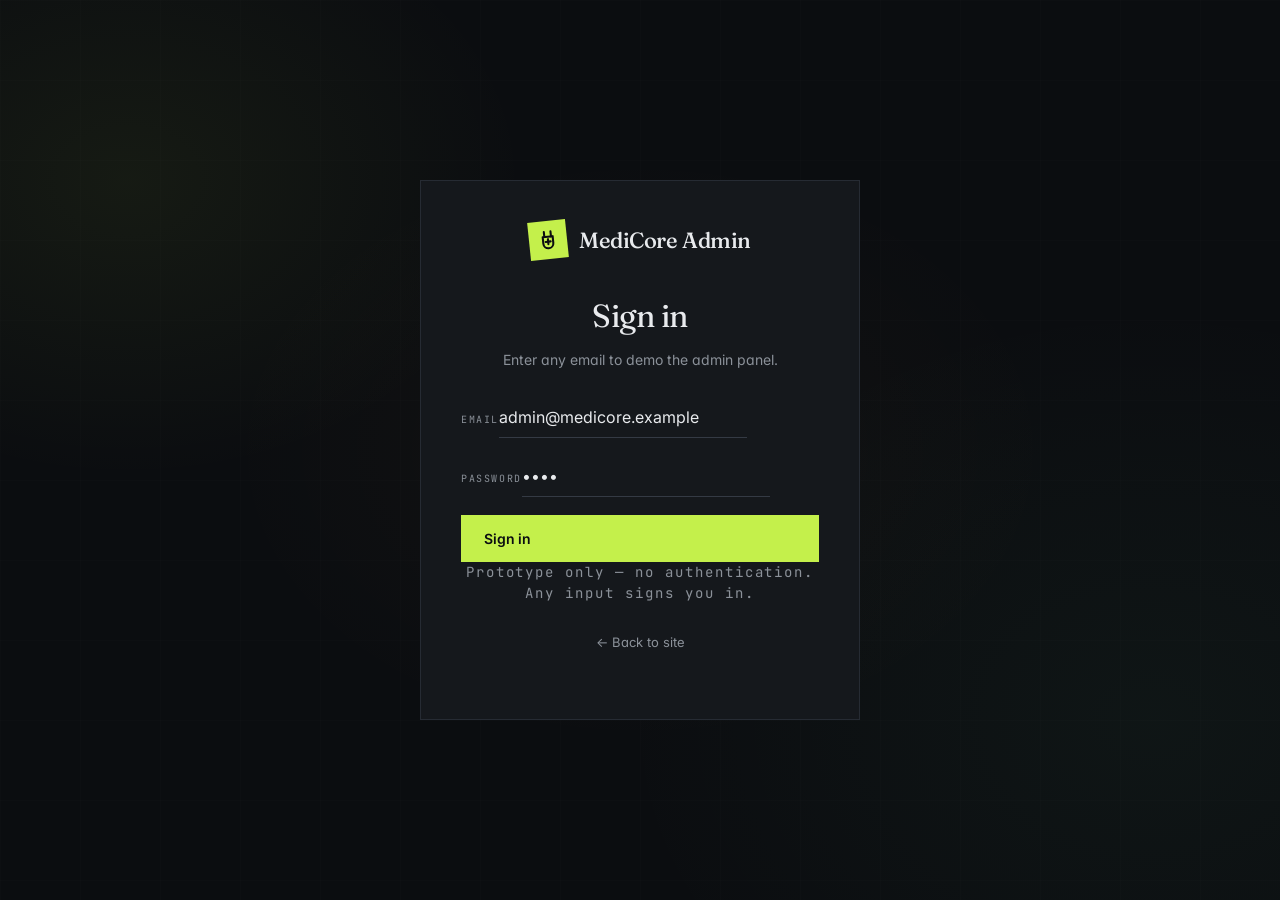
<file: admin.html>
<!doctype html>
<html lang="en" dir="ltr">
<head>
<meta charset="utf-8" />
<meta name="viewport" content="width=device-width,initial-scale=1" />
<title>Admin · MediCore</title>
<link href="https://fonts.googleapis.com/css2?family=Fraunces:ital,opsz,wght@0,9..144,400;0,9..144,500;1,9..144,400&family=Inter:wght@400;500;600;700&family=JetBrains+Mono:wght@400;600&family=Cairo:wght@400;500;600;700&display=swap" rel="stylesheet">
<link rel="stylesheet" href="styles.css">
</head>
<body>
<div class="bg-mesh"></div>

<!-- ========================================== LOGIN -->
<div id="loginScreen" class="login-shell" style="display:none;">
  <div class="login-card">
    <a href="#" class="logo">
      <span class="mark">
        <svg viewBox="0 0 24 24" fill="none" stroke="currentColor" stroke-width="2.5" stroke-linecap="round" stroke-linejoin="round"><path d="M8 2v6"/><path d="M16 2v6"/><path d="M6 8h12v8a6 6 0 0 1-12 0z"/><path d="M9 14h6"/><path d="M12 11v6"/></svg>
      </span>
      <span>MediCore Admin</span>
    </a>
    <h1>Sign in</h1>
    <p>Enter any email to demo the admin panel.</p>
    <form id="loginForm" class="form" style="border:0; padding:0;">
      <div><label>Email</label><input type="email" name="email" value="admin@medicore.example" required></div>
      <div><label>Password</label><input type="password" name="password" value="demo" required></div>
      <button type="submit" class="btn btn-primary" style="width:100%;">Sign in</button>
    </form>
    <p class="login-hint">Prototype only — no authentication. Any input signs you in.</p>
    <p style="text-align:center;margin-top:14px"><a href="index.html" style="color:var(--primary-dark);font-size:13px;">← Back to site</a></p>
  </div>
</div>

<!-- ========================================== ADMIN APP -->
<div id="adminApp" class="admin-shell" style="display:none;">
  <aside class="admin-sidebar" id="sidebar">
    <a href="#dashboard" class="logo">
      <span class="mark">
        <svg viewBox="0 0 24 24" fill="none" stroke="currentColor" stroke-width="2.5" stroke-linecap="round" stroke-linejoin="round"><path d="M8 2v6"/><path d="M16 2v6"/><path d="M6 8h12v8a6 6 0 0 1-12 0z"/><path d="M9 14h6"/><path d="M12 11v6"/></svg>
      </span>
      <span>MediCore</span>
    </a>
    <nav class="sidebar-nav" id="sidebarNav">
      <a href="#dashboard" data-route="dashboard"><svg viewBox="0 0 24 24" fill="none" stroke="currentColor" stroke-width="2" stroke-linecap="round" stroke-linejoin="round"><rect x="3" y="3" width="7" height="9"/><rect x="14" y="3" width="7" height="5"/><rect x="14" y="12" width="7" height="9"/><rect x="3" y="16" width="7" height="5"/></svg> <span data-i18n="dashboard">Dashboard</span></a>
      <a href="#products" data-route="products"><svg viewBox="0 0 24 24" fill="none" stroke="currentColor" stroke-width="2" stroke-linecap="round" stroke-linejoin="round"><path d="M21 16V8a2 2 0 0 0-1-1.73l-7-4a2 2 0 0 0-2 0l-7 4A2 2 0 0 0 3 8v8a2 2 0 0 0 1 1.73l7 4a2 2 0 0 0 2 0l7-4A2 2 0 0 0 21 16z"/><polyline points="3.27 6.96 12 12.01 20.73 6.96"/><line x1="12" y1="22.08" x2="12" y2="12"/></svg> <span data-i18n="manage_products">Products</span></a>
      <a href="#categories" data-route="categories"><svg viewBox="0 0 24 24" fill="none" stroke="currentColor" stroke-width="2" stroke-linecap="round" stroke-linejoin="round"><path d="M22 19a2 2 0 0 1-2 2H4a2 2 0 0 1-2-2V5a2 2 0 0 1 2-2h5l2 3h9a2 2 0 0 1 2 2z"/></svg> <span data-i18n="manage_categories">Categories</span></a>
      <a href="#services" data-route="services"><svg viewBox="0 0 24 24" fill="none" stroke="currentColor" stroke-width="2" stroke-linecap="round" stroke-linejoin="round"><circle cx="12" cy="12" r="3"/><path d="M19.4 15a1.65 1.65 0 0 0 .33 1.82l.06.06a2 2 0 1 1-2.83 2.83l-.06-.06a1.65 1.65 0 0 0-1.82-.33 1.65 1.65 0 0 0-1 1.51V21a2 2 0 0 1-4 0v-.09A1.65 1.65 0 0 0 9 19.4a1.65 1.65 0 0 0-1.82.33l-.06.06a2 2 0 1 1-2.83-2.83l.06-.06a1.65 1.65 0 0 0 .33-1.82 1.65 1.65 0 0 0-1.51-1H3a2 2 0 0 1 0-4h.09A1.65 1.65 0 0 0 4.6 9a1.65 1.65 0 0 0-.33-1.82l-.06-.06a2 2 0 1 1 2.83-2.83l.06.06a1.65 1.65 0 0 0 1.82.33H9a1.65 1.65 0 0 0 1-1.51V3a2 2 0 0 1 4 0v.09a1.65 1.65 0 0 0 1 1.51 1.65 1.65 0 0 0 1.82-.33l.06-.06a2 2 0 1 1 2.83 2.83l-.06.06a1.65 1.65 0 0 0-.33 1.82V9a1.65 1.65 0 0 0 1.51 1H21a2 2 0 0 1 0 4h-.09a1.65 1.65 0 0 0-1.51 1z"/></svg> <span data-i18n="manage_services">Services</span></a>
      <a href="#clients" data-route="clients"><svg viewBox="0 0 24 24" fill="none" stroke="currentColor" stroke-width="2" stroke-linecap="round" stroke-linejoin="round"><path d="M17 21v-2a4 4 0 0 0-4-4H5a4 4 0 0 0-4 4v2"/><circle cx="9" cy="7" r="4"/><path d="M23 21v-2a4 4 0 0 0-3-3.87"/><path d="M16 3.13a4 4 0 0 1 0 7.75"/></svg> <span data-i18n="manage_clients">Clients</span></a>
      <a href="#users" data-route="users"><svg viewBox="0 0 24 24" fill="none" stroke="currentColor" stroke-width="2" stroke-linecap="round" stroke-linejoin="round"><path d="M20 21v-2a4 4 0 0 0-4-4H8a4 4 0 0 0-4 4v2"/><circle cx="12" cy="7" r="4"/></svg> <span data-i18n="manage_users">Users</span></a>
      <div class="sidebar-divider"></div>
      <a href="#homepage" data-route="homepage"><svg viewBox="0 0 24 24" fill="none" stroke="currentColor" stroke-width="2" stroke-linecap="round" stroke-linejoin="round"><path d="M3 9l9-7 9 7v11a2 2 0 0 1-2 2H5a2 2 0 0 1-2-2z"/><polyline points="9 22 9 12 15 12 15 22"/></svg> <span data-i18n="manage_homepage">Homepage</span></a>
      <a href="#company" data-route="company"><svg viewBox="0 0 24 24" fill="none" stroke="currentColor" stroke-width="2" stroke-linecap="round" stroke-linejoin="round"><path d="M3 21h18"/><path d="M5 21V7l8-4v18"/><path d="M19 21V11l-6-4"/></svg> <span data-i18n="manage_company">Company</span></a>
      <a href="#messages" data-route="messages"><svg viewBox="0 0 24 24" fill="none" stroke="currentColor" stroke-width="2" stroke-linecap="round" stroke-linejoin="round"><path d="M21 15a2 2 0 0 1-2 2H7l-4 4V5a2 2 0 0 1 2-2h14a2 2 0 0 1 2 2z"/></svg> <span data-i18n="view_messages">Messages</span></a>
    </nav>
    <div style="margin-top:auto; padding-top: 24px;" class="sidebar-foot">
      <a href="index.html" style="display:flex; align-items:center; gap:8px; color:#94a3b8; padding: 10px 14px;">
        <svg width="16" height="16" viewBox="0 0 24 24" fill="none" stroke="currentColor" stroke-width="2" stroke-linecap="round" stroke-linejoin="round"><line x1="19" y1="12" x2="5" y2="12"/><polyline points="12 19 5 12 12 5"/></svg>
        <span data-i18n="back_to_site">Back to site</span>
      </a>
      <button class="btn btn-ghost btn-sm" id="resetBtn" style="width:100%; justify-content:flex-start; color:#fca5a5; margin-top:6px;" data-i18n="reset_data">Reset to seed</button>
      <button class="btn btn-ghost btn-sm" id="logoutBtn" style="width:100%; justify-content:flex-start; color:#cbd5e1; margin-top:6px;">Sign out</button>
    </div>
  </aside>

  <main class="admin-main">
    <div class="admin-topbar">
      <div>
        <button class="admin-toggle" id="adminToggle" aria-label="Menu">
          <svg viewBox="0 0 24 24" fill="none" stroke="currentColor" stroke-width="2" stroke-linecap="round" stroke-linejoin="round"><line x1="4" y1="6" x2="20" y2="6"/><line x1="4" y1="12" x2="20" y2="12"/><line x1="4" y1="18" x2="20" y2="18"/></svg>
        </button>
        <h1 id="pageTitle">Dashboard</h1>
        <p id="pageSubtitle">Overview of your content</p>
      </div>
      <div style="display:flex; gap:8px;">
        <button class="lang-btn" id="adminLangBtn">العربية</button>
      </div>
    </div>
    <div id="adminView"></div>
  </main>
</div>

<!-- Modal -->
<div class="modal-backdrop" id="modal">
  <div class="modal">
    <div class="modal-head">
      <h3 id="modalTitle">Edit</h3>
      <button class="modal-close" id="modalClose">&times;</button>
    </div>
    <div class="modal-body" id="modalBody"></div>
    <div class="modal-foot">
      <button class="btn btn-ghost" id="modalCancel" data-i18n="cancel">Cancel</button>
      <button class="btn btn-primary" id="modalSave" data-i18n="save">Save</button>
    </div>
  </div>
</div>

<div class="toast" id="toast"></div>

<script src="data.js"></script>
<script>
/* ============================================================
   Admin app — CRUD over localStorage
   ============================================================ */

let db = DB.load();
const SESSION_KEY = 'medequip_session_v1';

function $(s, r=document) { return r.querySelector(s); }
function $$(s, r=document) { return [...r.querySelectorAll(s)]; }
function tr(k) { return I18N.t(k); }
function L(o,f) { return o[f+'_'+I18N.current] ?? o[f+'_en'] ?? ''; }
function esc(s) { return String(s ?? '').replace(/[&<>"']/g, c => ({'&':'&amp;','<':'&lt;','>':'&gt;','"':'&quot;',"'":'&#39;'}[c])); }

function toast(msg, type='') {
  const el = $('#toast');
  el.className = 'toast show ' + type;
  el.textContent = msg;
  setTimeout(() => el.classList.remove('show'), 2800);
}

// ---------- Auth (mock)
function isLoggedIn() { return localStorage.getItem(SESSION_KEY) === '1'; }
function login() { localStorage.setItem(SESSION_KEY, '1'); }
function logout() { localStorage.removeItem(SESSION_KEY); }

function showLogin() {
  $('#loginScreen').style.display = 'grid';
  $('#adminApp').style.display = 'none';
}
function showApp() {
  $('#loginScreen').style.display = 'none';
  $('#adminApp').style.display = 'grid';
  applyI18n();
  render();
}

$('#loginForm').addEventListener('submit', e => {
  e.preventDefault();
  login();
  showApp();
});
$('#logoutBtn').addEventListener('click', () => { logout(); showLogin(); });
$('#resetBtn').addEventListener('click', () => {
  if (confirm('Reset all data to factory seed?')) {
    db = DB.reset();
    render();
    toast('Reset complete', 'success');
  }
});

// ---------- i18n
I18N.set(I18N.current);
function applyI18n() {
  $$('[data-i18n]').forEach(el => { el.textContent = tr(el.dataset.i18n); });
  $('#adminLangBtn').textContent = I18N.current === 'en' ? 'العربية' : 'English';
}
$('#adminLangBtn').addEventListener('click', () => {
  I18N.set(I18N.current === 'en' ? 'ar' : 'en');
  applyI18n();
  render();
});
$('#adminToggle').addEventListener('click', () => $('#sidebar').classList.toggle('open'));

// ---------- Router
const routes = {
  dashboard:  renderDashboard,
  products:   renderProducts,
  categories: renderCategories,
  services:   renderServices,
  clients:    renderClients,
  users:      renderUsers,
  homepage:   renderHomepage,
  company:    renderCompany,
  messages:   renderMessages,
};

function render() {
  db = DB.load();
  const route = (location.hash.replace('#','')) || 'dashboard';
  $$('#sidebarNav a').forEach(a => a.classList.toggle('active', a.dataset.route === route));
  (routes[route] || renderDashboard)();
  $('#sidebar').classList.remove('open');
}
window.addEventListener('hashchange', render);

// ---------- Modal
function openModal({ title, bodyHTML, onSave }) {
  $('#modalTitle').textContent = title;
  $('#modalBody').innerHTML = bodyHTML;
  $('#modal').classList.add('open');

  const close = () => $('#modal').classList.remove('open');
  $('#modalClose').onclick = close;
  $('#modalCancel').onclick = close;
  $('#modalSave').onclick = () => {
    const ok = onSave();
    if (ok !== false) {
      close();
      DB.save(db);
      render();
      toast(tr('saved'), 'success');
    }
  };
}

function getModalForm() {
  const out = {};
  $$('#modalBody [name]').forEach(el => { out[el.name] = el.value; });
  return out;
}

// ============================================================ DASHBOARD
function renderDashboard() {
  $('#pageTitle').textContent = tr('dashboard');
  $('#pageSubtitle').textContent = I18N.current === 'ar' ? 'نظرة عامة على المحتوى' : 'Overview of your content';

  $('#adminView').innerHTML = `
    <div class="stat-cards">
      ${[
        { lbl: tr('total_products'),   num: db.products.length,   route: 'products' },
        { lbl: tr('total_categories'), num: db.categories.length, route: 'categories' },
        { lbl: tr('total_services'),   num: db.services.length,   route: 'services' },
        { lbl: tr('total_clients'),    num: db.clients.length,    route: 'clients' },
      ].map(s => `
        <a href="#${s.route}" class="stat-card" style="text-decoration:none;color:inherit;">
          <div class="ico-wrap"><svg viewBox="0 0 24 24" fill="none" stroke="currentColor" stroke-width="2" stroke-linecap="round" stroke-linejoin="round"><path d="M3 3h18v18H3z"/><path d="M3 9h18"/><path d="M9 21V9"/></svg></div>
          <div class="label">${s.lbl}</div>
          <div class="num">${s.num}</div>
        </a>
      `).join('')}
    </div>

    <div class="panel">
      <div class="panel-head">
        <h2>${I18N.current==='ar' ? 'أحدث الرسائل' : 'Latest messages'}</h2>
        <a href="#messages" class="btn btn-ghost btn-sm">${I18N.current==='ar' ? 'عرض الكل' : 'View all'} →</a>
      </div>
      <div class="table-wrap">
        ${db.messages.length === 0 ? `<div class="empty" style="margin: 24px;">${I18N.current==='ar' ? 'لا توجد رسائل بعد' : 'No messages yet'}</div>` : `
          <table class="data-table">
            <thead><tr><th>${tr('full_name')}</th><th>${tr('email')}</th><th>${tr('subject')}</th><th>Date</th></tr></thead>
            <tbody>
              ${db.messages.slice(0,5).map(m => `
                <tr>
                  <td>${esc(m.name)}</td>
                  <td>${esc(m.email)}</td>
                  <td>${esc(m.subject || '—')}</td>
                  <td>${new Date(m.created).toLocaleDateString()}</td>
                </tr>
              `).join('')}
            </tbody>
          </table>
        `}
      </div>
    </div>
  `;
}

// ============================================================ PRODUCTS
function renderProducts() {
  $('#pageTitle').textContent = tr('manage_products');
  $('#pageSubtitle').textContent = I18N.current === 'ar' ? 'إضافة وتعديل المعدات الطبية' : 'Add, edit and remove medical equipment';

  $('#adminView').innerHTML = `
    <div class="panel">
      <div class="panel-head">
        <h2>${tr('total_products')} (${db.products.length})</h2>
        <button class="btn btn-primary btn-sm" id="addBtn">+ ${tr('add_new')}</button>
      </div>
      <div class="table-wrap">
        <table class="data-table">
          <thead>
            <tr>
              <th>Image</th><th>${I18N.current==='ar'?'الاسم':'Name'}</th><th>${tr('category')}</th><th>${tr('brand')}</th><th>${tr('sku')}</th><th>Featured</th><th></th>
            </tr>
          </thead>
          <tbody>
            ${db.products.map(p => {
              const cat = db.categories.find(c => c.id === p.categoryId);
              return `
                <tr>
                  <td><img class="thumb-sm" src="${esc(p.image)}" alt="" onerror="this.style.opacity=0"></td>
                  <td><strong>${esc(L(p,'name'))}</strong></td>
                  <td>${cat ? esc(L(cat,'name')) : '—'}</td>
                  <td>${esc(p.brand || '—')}</td>
                  <td><code style="font-size:12px;color:var(--muted);">${esc(p.sku)}</code></td>
                  <td>${p.featured ? '<span class="tag-pill blue">Featured</span>' : '<span class="tag-pill gray">—</span>'}</td>
                  <td class="actions-cell">
                    <button class="btn btn-outline btn-sm" data-edit="${p.id}">${tr('edit')}</button>
                    <button class="btn btn-danger btn-sm" data-del="${p.id}">${tr('delete')}</button>
                  </td>
                </tr>
              `;
            }).join('')}
          </tbody>
        </table>
      </div>
    </div>
  `;

  $('#addBtn').onclick = () => productModal();
  $$('[data-edit]').forEach(b => b.onclick = () => productModal(b.dataset.edit));
  $$('[data-del]').forEach(b => b.onclick = () => {
    if (confirm(tr('confirm_delete'))) {
      db.products = db.products.filter(p => p.id !== b.dataset.del);
      DB.save(db); render(); toast(tr('deleted'), 'success');
    }
  });
}

function productModal(id) {
  const p = id ? db.products.find(x => x.id === id) : {
    id: DB.uid('p'), categoryId: db.categories[0]?.id, sku: '', name_en:'', name_ar:'', desc_en:'', desc_ar:'',
    image:'', brand:'', featured: false, specs_en: [], specs_ar: [],
  };
  openModal({
    title: id ? tr('edit') : tr('add_new'),
    bodyHTML: `
      <div class="form" style="border:0;padding:0;background:transparent;">
        <div class="form-row">
          <div><label>Name (EN)</label><input name="name_en" value="${esc(p.name_en)}"></div>
          <div><label>Name (AR)</label><input name="name_ar" value="${esc(p.name_ar)}" dir="rtl"></div>
        </div>
        <div class="form-row">
          <div><label>${tr('category')}</label>
            <select name="categoryId">
              ${db.categories.map(c => `<option value="${c.id}" ${c.id===p.categoryId?'selected':''}>${esc(L(c,'name'))}</option>`).join('')}
            </select>
          </div>
          <div><label>${tr('brand')}</label><input name="brand" value="${esc(p.brand)}"></div>
        </div>
        <div class="form-row">
          <div><label>${tr('sku')}</label><input name="sku" value="${esc(p.sku)}"></div>
          <div><label>Image URL</label><input name="image" value="${esc(p.image)}" placeholder="https://..."></div>
        </div>
        <div><label>Description (EN)</label><textarea name="desc_en" rows="3">${esc(p.desc_en)}</textarea></div>
        <div><label>Description (AR)</label><textarea name="desc_ar" rows="3" dir="rtl">${esc(p.desc_ar)}</textarea></div>
        <div class="form-row">
          <div><label>Specs (EN, comma separated)</label><input name="specs_en" value="${esc((p.specs_en||[]).join(', '))}"></div>
          <div><label>Specs (AR, comma separated)</label><input name="specs_ar" value="${esc((p.specs_ar||[]).join(', '))}" dir="rtl"></div>
        </div>
        <label style="display:flex;align-items:center;gap:8px;font-weight:500;font-size:14px;color:var(--ink-2);">
          <input type="checkbox" name="featured" ${p.featured?'checked':''} style="width:auto;margin:0;"> Featured on homepage
        </label>
      </div>
    `,
    onSave: () => {
      const f = getModalForm();
      const out = {
        id: p.id,
        name_en: f.name_en.trim(), name_ar: f.name_ar.trim(),
        categoryId: f.categoryId, brand: f.brand.trim(), sku: f.sku.trim(), image: f.image.trim(),
        desc_en: f.desc_en.trim(), desc_ar: f.desc_ar.trim(),
        specs_en: f.specs_en.split(',').map(s=>s.trim()).filter(Boolean),
        specs_ar: f.specs_ar.split(',').map(s=>s.trim()).filter(Boolean),
        featured: $('#modalBody [name="featured"]').checked,
      };
      if (!out.name_en) { alert('Name (EN) is required'); return false; }
      if (id) {
        const i = db.products.findIndex(x => x.id === id);
        db.products[i] = { ...db.products[i], ...out };
      } else {
        db.products.unshift(out);
      }
    }
  });
}

// ============================================================ CATEGORIES
function renderCategories() {
  $('#pageTitle').textContent = tr('manage_categories');
  $('#pageSubtitle').textContent = I18N.current==='ar' ? 'تنظيم المنتجات حسب الفئة' : 'Organize products by category';

  $('#adminView').innerHTML = `
    <div class="panel">
      <div class="panel-head">
        <h2>${tr('total_categories')} (${db.categories.length})</h2>
        <button class="btn btn-primary btn-sm" id="addBtn">+ ${tr('add_new')}</button>
      </div>
      <div class="table-wrap">
        <table class="data-table">
          <thead><tr><th>${I18N.current==='ar'?'الاسم':'Name'} (EN)</th><th>${I18N.current==='ar'?'الاسم':'Name'} (AR)</th><th>Slug</th><th># Products</th><th></th></tr></thead>
          <tbody>
            ${db.categories.map(c => `
              <tr>
                <td><strong>${esc(c.name_en)}</strong></td>
                <td>${esc(c.name_ar)}</td>
                <td><code style="font-size:12px;color:var(--muted);">${esc(c.slug)}</code></td>
                <td>${db.products.filter(p=>p.categoryId===c.id).length}</td>
                <td class="actions-cell">
                  <button class="btn btn-outline btn-sm" data-edit="${c.id}">${tr('edit')}</button>
                  <button class="btn btn-danger btn-sm" data-del="${c.id}">${tr('delete')}</button>
                </td>
              </tr>
            `).join('')}
          </tbody>
        </table>
      </div>
    </div>
  `;
  $('#addBtn').onclick = () => categoryModal();
  $$('[data-edit]').forEach(b => b.onclick = () => categoryModal(b.dataset.edit));
  $$('[data-del]').forEach(b => b.onclick = () => {
    if (db.products.some(p => p.categoryId === b.dataset.del)) {
      alert(I18N.current==='ar' ? 'لا يمكن حذف فئة تحتوي منتجات.' : 'Cannot delete a category that has products.');
      return;
    }
    if (confirm(tr('confirm_delete'))) {
      db.categories = db.categories.filter(c => c.id !== b.dataset.del);
      DB.save(db); render(); toast(tr('deleted'), 'success');
    }
  });
}

function categoryModal(id) {
  const c = id ? db.categories.find(x => x.id === id) : { id: DB.uid('cat'), slug:'', name_en:'', name_ar:'', icon:'compass' };
  openModal({
    title: id ? tr('edit') : tr('add_new'),
    bodyHTML: `
      <div class="form" style="border:0;padding:0;background:transparent;">
        <div class="form-row">
          <div><label>Name (EN)</label><input name="name_en" value="${esc(c.name_en)}"></div>
          <div><label>Name (AR)</label><input name="name_ar" value="${esc(c.name_ar)}" dir="rtl"></div>
        </div>
        <div class="form-row">
          <div><label>Slug</label><input name="slug" value="${esc(c.slug)}"></div>
          <div><label>Icon</label>
            <select name="icon">
              ${['compass','shield','truck','wrench','phone','graduation','heart','award'].map(i=>`<option ${c.icon===i?'selected':''}>${i}</option>`).join('')}
            </select>
          </div>
        </div>
      </div>
    `,
    onSave: () => {
      const f = getModalForm();
      if (!f.name_en) { alert('Name (EN) required'); return false; }
      const slug = f.slug.trim() || f.name_en.toLowerCase().replace(/[^a-z0-9]+/g,'-');
      if (id) Object.assign(db.categories.find(x=>x.id===id), { ...f, slug });
      else db.categories.push({ id: c.id, ...f, slug });
    }
  });
}

// ============================================================ SERVICES
function renderServices() {
  $('#pageTitle').textContent = tr('manage_services');
  $('#pageSubtitle').textContent = I18N.current==='ar' ? 'الخدمات المعروضة على الموقع' : 'Services shown on your site';
  $('#adminView').innerHTML = `
    <div class="panel">
      <div class="panel-head">
        <h2>${tr('total_services')} (${db.services.length})</h2>
        <button class="btn btn-primary btn-sm" id="addBtn">+ ${tr('add_new')}</button>
      </div>
      <div class="table-wrap">
        <table class="data-table">
          <thead><tr><th>Title (EN)</th><th>Title (AR)</th><th>Icon</th><th></th></tr></thead>
          <tbody>
            ${db.services.map(s => `
              <tr>
                <td><strong>${esc(s.title_en)}</strong></td>
                <td>${esc(s.title_ar)}</td>
                <td><span class="tag-pill blue">${esc(s.icon)}</span></td>
                <td class="actions-cell">
                  <button class="btn btn-outline btn-sm" data-edit="${s.id}">${tr('edit')}</button>
                  <button class="btn btn-danger btn-sm" data-del="${s.id}">${tr('delete')}</button>
                </td>
              </tr>`).join('')}
          </tbody>
        </table>
      </div>
    </div>
  `;
  $('#addBtn').onclick = () => serviceModal();
  $$('[data-edit]').forEach(b => b.onclick = () => serviceModal(b.dataset.edit));
  $$('[data-del]').forEach(b => b.onclick = () => {
    if (confirm(tr('confirm_delete'))) {
      db.services = db.services.filter(s => s.id !== b.dataset.del);
      DB.save(db); render(); toast(tr('deleted'), 'success');
    }
  });
}

function serviceModal(id) {
  const s = id ? db.services.find(x=>x.id===id) : { id: DB.uid('s'), icon:'compass', title_en:'', title_ar:'', desc_en:'', desc_ar:'' };
  openModal({
    title: id ? tr('edit') : tr('add_new'),
    bodyHTML: `
      <div class="form" style="border:0;padding:0;background:transparent;">
        <div class="form-row">
          <div><label>Title (EN)</label><input name="title_en" value="${esc(s.title_en)}"></div>
          <div><label>Title (AR)</label><input name="title_ar" value="${esc(s.title_ar)}" dir="rtl"></div>
        </div>
        <div><label>Icon</label>
          <select name="icon">${['truck','wrench','shield','graduation','phone','compass','heart','award'].map(i=>`<option ${s.icon===i?'selected':''}>${i}</option>`).join('')}</select>
        </div>
        <div><label>Description (EN)</label><textarea name="desc_en" rows="3">${esc(s.desc_en)}</textarea></div>
        <div><label>Description (AR)</label><textarea name="desc_ar" rows="3" dir="rtl">${esc(s.desc_ar)}</textarea></div>
      </div>
    `,
    onSave: () => {
      const f = getModalForm();
      if (!f.title_en) { alert('Title (EN) required'); return false; }
      if (id) Object.assign(db.services.find(x=>x.id===id), f);
      else db.services.push({ id: s.id, ...f });
    }
  });
}

// ============================================================ CLIENTS
function renderClients() {
  $('#pageTitle').textContent = tr('manage_clients');
  $('#pageSubtitle').textContent = I18N.current==='ar' ? 'المؤسسات المعروضة على صفحة العملاء' : 'Institutions shown on the clients page';
  $('#adminView').innerHTML = `
    <div class="panel">
      <div class="panel-head">
        <h2>${tr('total_clients')} (${db.clients.length})</h2>
        <button class="btn btn-primary btn-sm" id="addBtn">+ ${tr('add_new')}</button>
      </div>
      <div class="table-wrap">
        <table class="data-table">
          <thead><tr><th>Name (EN)</th><th>Name (AR)</th><th></th></tr></thead>
          <tbody>
            ${db.clients.map(c => `
              <tr>
                <td><strong>${esc(c.name_en)}</strong></td>
                <td>${esc(c.name_ar)}</td>
                <td class="actions-cell">
                  <button class="btn btn-outline btn-sm" data-edit="${c.id}">${tr('edit')}</button>
                  <button class="btn btn-danger btn-sm" data-del="${c.id}">${tr('delete')}</button>
                </td>
              </tr>`).join('')}
          </tbody>
        </table>
      </div>
    </div>
  `;
  $('#addBtn').onclick = () => clientModal();
  $$('[data-edit]').forEach(b => b.onclick = () => clientModal(b.dataset.edit));
  $$('[data-del]').forEach(b => b.onclick = () => {
    if (confirm(tr('confirm_delete'))) {
      db.clients = db.clients.filter(c => c.id !== b.dataset.del);
      DB.save(db); render(); toast(tr('deleted'), 'success');
    }
  });
}

function clientModal(id) {
  const cl = id ? db.clients.find(x=>x.id===id) : { id: DB.uid('c'), name_en:'', name_ar:'', logo:'' };
  openModal({
    title: id ? tr('edit') : tr('add_new'),
    bodyHTML: `
      <div class="form" style="border:0;padding:0;background:transparent;">
        <div class="form-row">
          <div><label>Name (EN)</label><input name="name_en" value="${esc(cl.name_en)}"></div>
          <div><label>Name (AR)</label><input name="name_ar" value="${esc(cl.name_ar)}" dir="rtl"></div>
        </div>
        <div><label>Logo URL (optional)</label><input name="logo" value="${esc(cl.logo)}"></div>
      </div>
    `,
    onSave: () => {
      const f = getModalForm();
      if (!f.name_en) { alert('Name required'); return false; }
      if (id) Object.assign(db.clients.find(x=>x.id===id), f);
      else db.clients.push({ id: cl.id, ...f });
    }
  });
}

// ============================================================ USERS
function renderUsers() {
  $('#pageTitle').textContent = tr('manage_users');
  $('#pageSubtitle').textContent = I18N.current==='ar' ? 'المستخدمون الذين يمكنهم الدخول للوحة التحكم' : 'Users who can access the admin panel';
  $('#adminView').innerHTML = `
    <div class="panel">
      <div class="panel-head">
        <h2>${I18N.current==='ar'?'المستخدمون':'Users'} (${db.users.length})</h2>
        <button class="btn btn-primary btn-sm" id="addBtn">+ ${tr('add_new')}</button>
      </div>
      <div class="table-wrap">
        <table class="data-table">
          <thead><tr><th>Name</th><th>Email</th><th>Role</th><th>Status</th><th>Created</th><th></th></tr></thead>
          <tbody>
            ${db.users.map(u => `
              <tr>
                <td><strong>${esc(u.name)}</strong></td>
                <td>${esc(u.email)}</td>
                <td><span class="tag-pill blue">${esc(u.role)}</span></td>
                <td>${u.active ? '<span class="tag-pill green">Active</span>' : '<span class="tag-pill gray">Inactive</span>'}</td>
                <td>${esc(u.created)}</td>
                <td class="actions-cell">
                  <button class="btn btn-outline btn-sm" data-edit="${u.id}">${tr('edit')}</button>
                  <button class="btn btn-danger btn-sm" data-del="${u.id}">${tr('delete')}</button>
                </td>
              </tr>`).join('')}
          </tbody>
        </table>
      </div>
    </div>
  `;
  $('#addBtn').onclick = () => userModal();
  $$('[data-edit]').forEach(b => b.onclick = () => userModal(b.dataset.edit));
  $$('[data-del]').forEach(b => b.onclick = () => {
    if (confirm(tr('confirm_delete'))) {
      db.users = db.users.filter(u => u.id !== b.dataset.del);
      DB.save(db); render(); toast(tr('deleted'), 'success');
    }
  });
}

function userModal(id) {
  const u = id ? db.users.find(x=>x.id===id) : { id: DB.uid('u'), name:'', email:'', role:'Editor', active: true, created: new Date().toISOString().slice(0,10) };
  openModal({
    title: id ? tr('edit') : tr('add_new'),
    bodyHTML: `
      <div class="form" style="border:0;padding:0;background:transparent;">
        <div class="form-row">
          <div><label>Name</label><input name="name" value="${esc(u.name)}"></div>
          <div><label>Email</label><input type="email" name="email" value="${esc(u.email)}"></div>
        </div>
        <div class="form-row">
          <div><label>Role</label>
            <select name="role">${['Admin','Editor','Viewer'].map(r=>`<option ${u.role===r?'selected':''}>${r}</option>`).join('')}</select>
          </div>
          <div>
            <label>Status</label>
            <label style="display:flex;align-items:center;gap:8px;font-weight:400;margin-top:10px;">
              <input type="checkbox" name="active" ${u.active?'checked':''} style="width:auto;margin:0;"> Active
            </label>
          </div>
        </div>
      </div>
    `,
    onSave: () => {
      const f = getModalForm();
      if (!f.name || !f.email) { alert('Name and email required'); return false; }
      const active = $('#modalBody [name="active"]').checked;
      if (id) Object.assign(db.users.find(x=>x.id===id), { ...f, active });
      else db.users.push({ id: u.id, ...f, active, created: u.created });
    }
  });
}

// ============================================================ HOMEPAGE CONTENT
function renderHomepage() {
  $('#pageTitle').textContent = tr('manage_homepage');
  $('#pageSubtitle').textContent = I18N.current==='ar' ? 'عناوين البطل والإحصاءات على الصفحة الرئيسية' : 'Hero text and stats on the home page';
  const hp = db.homepage;
  $('#adminView').innerHTML = `
    <div class="panel">
      <div class="panel-head"><h2>Hero & Stats</h2><button class="btn btn-primary btn-sm" id="saveBtn">${tr('save')}</button></div>
      <div style="padding: 24px;">
        <div class="form" style="border:0;padding:0;background:transparent;">
          <div class="form-row">
            <div><label>Hero title (EN)</label><input name="hero_title_en" value="${esc(hp.hero_title_en)}"></div>
            <div><label>Hero title (AR)</label><input name="hero_title_ar" value="${esc(hp.hero_title_ar)}" dir="rtl"></div>
          </div>
          <div class="form-row">
            <div><label>Hero subtitle (EN)</label><textarea name="hero_sub_en" rows="2">${esc(hp.hero_sub_en)}</textarea></div>
            <div><label>Hero subtitle (AR)</label><textarea name="hero_sub_ar" rows="2" dir="rtl">${esc(hp.hero_sub_ar)}</textarea></div>
          </div>
          <div class="form-row">
            <div><label>Hero CTA text (EN)</label><input name="hero_cta_en" value="${esc(hp.hero_cta_en)}"></div>
            <div><label>Hero CTA text (AR)</label><input name="hero_cta_ar" value="${esc(hp.hero_cta_ar)}" dir="rtl"></div>
          </div>
          <h3 style="margin: 18px 0 0; font-size: 14px; color: var(--muted); letter-spacing:.1em; text-transform:uppercase;">Stats (4 cards)</h3>
          ${hp.stats.map((s,i) => `
            <div class="form-row">
              <div><label>Value</label><input name="stat_${i}_v" value="${esc(s.v)}"></div>
              <div><label>Label EN</label><input name="stat_${i}_en" value="${esc(s.l_en)}"></div>
              <div><label>Label AR</label><input name="stat_${i}_ar" value="${esc(s.l_ar)}" dir="rtl"></div>
            </div>
          `).join('')}
        </div>
      </div>
    </div>
  `;
  $('#saveBtn').onclick = () => {
    const f = {};
    $$('#adminView [name]').forEach(el => f[el.name] = el.value);
    db.homepage.hero_title_en = f.hero_title_en;
    db.homepage.hero_title_ar = f.hero_title_ar;
    db.homepage.hero_sub_en = f.hero_sub_en;
    db.homepage.hero_sub_ar = f.hero_sub_ar;
    db.homepage.hero_cta_en = f.hero_cta_en;
    db.homepage.hero_cta_ar = f.hero_cta_ar;
    db.homepage.stats = db.homepage.stats.map((_,i) => ({ v: f[`stat_${i}_v`], l_en: f[`stat_${i}_en`], l_ar: f[`stat_${i}_ar`] }));
    DB.save(db);
    toast(tr('saved'), 'success');
  };
}

// ============================================================ COMPANY INFO
function renderCompany() {
  $('#pageTitle').textContent = tr('manage_company');
  $('#pageSubtitle').textContent = I18N.current==='ar' ? 'معلومات الشركة المعروضة في التذييل وصفحة من نحن' : 'Company info shown in footer and About page';
  const c = db.company;
  $('#adminView').innerHTML = `
    <div class="panel">
      <div class="panel-head"><h2>Company info</h2><button class="btn btn-primary btn-sm" id="saveBtn">${tr('save')}</button></div>
      <div style="padding:24px;">
        <div class="form" style="border:0;padding:0;background:transparent;">
          <div class="form-row">
            <div><label>Name (EN)</label><input name="name_en" value="${esc(c.name_en)}"></div>
            <div><label>Name (AR)</label><input name="name_ar" value="${esc(c.name_ar)}" dir="rtl"></div>
          </div>
          <div class="form-row">
            <div><label>Tagline (EN)</label><input name="tagline_en" value="${esc(c.tagline_en)}"></div>
            <div><label>Tagline (AR)</label><input name="tagline_ar" value="${esc(c.tagline_ar)}" dir="rtl"></div>
          </div>
          <div><label>About (EN)</label><textarea name="about_en" rows="4">${esc(c.about_en)}</textarea></div>
          <div><label>About (AR)</label><textarea name="about_ar" rows="4" dir="rtl">${esc(c.about_ar)}</textarea></div>
          <div class="form-row">
            <div><label>Phone</label><input name="phone" value="${esc(c.phone)}"></div>
            <div><label>Email</label><input name="email" value="${esc(c.email)}"></div>
          </div>
          <div class="form-row">
            <div><label>Address (EN)</label><input name="address_en" value="${esc(c.address_en)}"></div>
            <div><label>Address (AR)</label><input name="address_ar" value="${esc(c.address_ar)}" dir="rtl"></div>
          </div>
          <div class="form-row">
            <div><label>Hours (EN)</label><input name="hours_en" value="${esc(c.hours_en)}"></div>
            <div><label>Hours (AR)</label><input name="hours_ar" value="${esc(c.hours_ar)}" dir="rtl"></div>
          </div>
        </div>
      </div>
    </div>
  `;
  $('#saveBtn').onclick = () => {
    $$('#adminView [name]').forEach(el => db.company[el.name] = el.value);
    DB.save(db); toast(tr('saved'), 'success');
  };
}

// ============================================================ MESSAGES
function renderMessages() {
  $('#pageTitle').textContent = tr('view_messages');
  $('#pageSubtitle').textContent = I18N.current==='ar' ? 'الرسائل الواردة من نموذج التواصل' : 'Inbound messages from the contact form';
  $('#adminView').innerHTML = `
    <div class="panel">
      <div class="panel-head"><h2>Inbox (${db.messages.length})</h2></div>
      <div class="table-wrap">
        ${db.messages.length===0 ? `<div class="empty" style="margin:24px;">${I18N.current==='ar'?'لا توجد رسائل':'No messages'}</div>` : `
          <table class="data-table">
            <thead><tr><th>Name</th><th>Email</th><th>Phone</th><th>Subject</th><th>Date</th><th></th></tr></thead>
            <tbody>
              ${db.messages.map(m => `
                <tr>
                  <td><strong>${esc(m.name)}</strong></td>
                  <td><a href="mailto:${esc(m.email)}">${esc(m.email)}</a></td>
                  <td>${esc(m.phone || '—')}</td>
                  <td>${esc(m.subject || '—')}</td>
                  <td>${new Date(m.created).toLocaleString()}</td>
                  <td class="actions-cell">
                    <button class="btn btn-outline btn-sm" data-view="${m.id}">View</button>
                    <button class="btn btn-danger btn-sm" data-del="${m.id}">${tr('delete')}</button>
                  </td>
                </tr>`).join('')}
            </tbody>
          </table>
        `}
      </div>
    </div>
  `;
  $$('[data-view]').forEach(b => b.onclick = () => {
    const m = db.messages.find(x=>x.id===b.dataset.view);
    openModal({
      title: m.subject || 'Message',
      bodyHTML: `
        <p style="margin:0 0 12px;"><strong>${esc(m.name)}</strong> · <a href="mailto:${esc(m.email)}">${esc(m.email)}</a> · ${esc(m.phone || '')}</p>
        <p style="white-space:pre-wrap;color:var(--ink-2);font-size:15px;">${esc(m.message)}</p>
        <p style="margin-top:14px;color:var(--muted);font-size:13px;">${new Date(m.created).toLocaleString()}</p>
      `,
      onSave: () => {}
    });
    $('#modalSave').style.display = 'none';
    setTimeout(() => $('#modalSave').style.display = '', 1000);
  });
  $$('[data-del]').forEach(b => b.onclick = () => {
    if (confirm(tr('confirm_delete'))) {
      db.messages = db.messages.filter(m => m.id !== b.dataset.del);
      DB.save(db); render(); toast(tr('deleted'), 'success');
    }
  });
}

// ---------- Boot
if (isLoggedIn()) showApp(); else showLogin();
</script>
</body>
</html>
</file>
<file: styles.css>
/* ============================================================
   MediCore Pro — Prototype v2
   Dark editorial · serif display · electric lime · bento grids
   ============================================================ */

:root {
  --bg:        #0b0d10;
  --surface:   #15181c;
  --surface-2: #1d2128;
  --line:      #262b33;
  --line-2:    #343a44;
  --ink:       #e8eaed;
  --ink-2:     #c7cbd1;
  --muted:     #8b9199;
  --faded:     #5d646e;
  --accent:    #c4f04b;   /* electric lime */
  --accent-d:  #a3cf2a;
  --accent-glow: rgba(196, 240, 75, .35);
  --warn:      #ffb454;
  --danger:    #ff6464;
  --success:   #74e8a4;

  --serif: 'Fraunces', 'Playfair Display', 'Times New Roman', serif;
  --sans:  'Inter', 'DM Sans', system-ui, -apple-system, 'Segoe UI', Arial, sans-serif;
  --mono:  'JetBrains Mono', 'Fira Code', ui-monospace, monospace;
  --container: 1280px;
}

* { box-sizing: border-box; }
html { scroll-behavior: smooth; }
body {
  margin: 0;
  font-family: var(--sans);
  background: var(--bg);
  color: var(--ink);
  line-height: 1.55;
  -webkit-font-smoothing: antialiased;
  font-feature-settings: 'ss01', 'cv11';
}
[dir="rtl"] body { font-family: 'Cairo', 'Tajawal', var(--sans); }
img { max-width: 100%; display: block; }
a { color: inherit; text-decoration: none; }
button { font-family: inherit; cursor: pointer; }

::selection { background: var(--accent); color: var(--bg); }

.container { max-width: var(--container); margin: 0 auto; padding: 0 28px; }
.serif { font-family: var(--serif); font-weight: 400; letter-spacing: -.02em; }
.mono { font-family: var(--mono); font-size: 12px; letter-spacing: .04em; }
.italic { font-style: italic; }

/* ============================================================ Animated mesh background */
.bg-mesh {
  position: fixed; inset: 0; z-index: -1; pointer-events: none; overflow: hidden;
  background:
    radial-gradient(800px 600px at 10% 20%, rgba(196, 240, 75, .06), transparent 50%),
    radial-gradient(900px 700px at 90% 80%, rgba(116, 232, 164, .04), transparent 60%),
    radial-gradient(700px 500px at 50% 50%, rgba(255, 180, 84, .03), transparent 60%),
    var(--bg);
}
.bg-mesh::after {
  content: ''; position: absolute; inset: 0;
  background-image:
    linear-gradient(rgba(255,255,255,.015) 1px, transparent 1px),
    linear-gradient(90deg, rgba(255,255,255,.015) 1px, transparent 1px);
  background-size: 80px 80px;
  opacity: .6;
}

/* ============================================================ Ticker (top) */
.ticker {
  background: var(--accent); color: var(--bg);
  font-family: var(--mono); font-size: 12px; font-weight: 600;
  text-transform: uppercase; letter-spacing: .14em;
  padding: 8px 0; overflow: hidden; white-space: nowrap;
  position: relative;
}
.ticker-track {
  display: inline-flex; gap: 60px;
  animation: ticker 38s linear infinite;
}
.ticker-track span:before { content: '◇'; margin-right: 18px; opacity: .6; }
@keyframes ticker { from { transform: translateX(0); } to { transform: translateX(-50%); } }
[dir="rtl"] .ticker-track { animation-direction: reverse; }

/* ============================================================ Header */
.site-header {
  position: sticky; top: 0; z-index: 50;
  background: rgba(11, 13, 16, .96);
  border-bottom: 1px solid var(--line);
}
.nav-wrap { display: flex; align-items: center; justify-content: space-between; height: 78px; }
.logo { display: flex; align-items: center; gap: 12px; font-family: var(--serif); font-size: 22px; font-weight: 500; letter-spacing: -.02em; color: var(--ink); }
.logo .mark {
  width: 38px; height: 38px; border-radius: 0;
  background: var(--accent); color: var(--bg);
  display: grid; place-items: center;
  transform: rotate(-6deg); transition: transform .3s;
}
.logo:hover .mark { transform: rotate(0); }
.logo .mark svg { width: 20px; height: 20px; }
.logo small { display: block; font-family: var(--mono); font-size: 10px; letter-spacing: .2em; text-transform: uppercase; color: var(--muted); margin-top: 2px; }
.nav-links { display: flex; gap: 4px; align-items: center; list-style: none; margin: 0; padding: 0; }
.nav-links li { list-style: none; }
.nav-links .m-ix, .nav-links .m-foot { display: none; }
.nav-links a {
  padding: 10px 14px; font-size: 14px; font-weight: 500;
  color: var(--ink-2); transition: color .15s; position: relative;
}
.nav-links a:hover { color: var(--accent); }
.nav-links a.active { color: var(--ink); }
.nav-links a.active::after {
  content: ''; position: absolute; left: 14px; right: 14px; bottom: 4px; height: 2px; background: var(--accent);
}
.nav-actions { display: flex; align-items: center; gap: 12px; }
.lang-btn {
  background: transparent; border: 1px solid var(--line-2);
  padding: 9px 14px; font-family: var(--mono); font-size: 11px; letter-spacing: .14em; text-transform: uppercase;
  color: var(--ink-2); transition: all .15s;
}
.lang-btn:hover { border-color: var(--accent); color: var(--accent); }

/* Editorial MENU / CLOSE toggle (replaces hamburger) */
.menu-toggle {
  display: none;
  align-items: center; gap: 10px;
  background: transparent; border: 1px solid var(--line-2);
  padding: 9px 14px;
  font-family: var(--mono); font-size: 11px; letter-spacing: .18em; text-transform: uppercase;
  color: var(--ink); cursor: pointer;
  transition: all .25s; position: relative; z-index: 110;
}
.menu-toggle:hover { border-color: var(--accent); color: var(--accent); }
.menu-toggle.active { background: var(--accent); border-color: var(--accent); color: var(--bg); }
.menu-toggle .mt-bars { display: inline-flex; flex-direction: column; gap: 4px; width: 18px; }
.menu-toggle .mt-bars i {
  display: block; height: 1.5px; background: currentColor; transition: transform .3s, width .3s;
  width: 100%;
}
.menu-toggle .mt-bars i:nth-child(2) { width: 11px; align-self: flex-end; }
.menu-toggle.active .mt-bars i:nth-child(1) { transform: translateY(2.5px) rotate(8deg); }
.menu-toggle.active .mt-bars i:nth-child(2) { width: 18px; transform: translateY(-3px) rotate(-8deg); }

/* ============================================================ Buttons */
.btn {
  display: inline-flex; align-items: center; gap: 10px;
  padding: 14px 22px; font-weight: 600; font-size: 14px;
  border: 1px solid transparent; cursor: pointer; transition: all .2s;
  white-space: nowrap; letter-spacing: -.01em;
  border-radius: 0;
}
.btn-primary { background: var(--accent); color: var(--bg); }
.btn-primary:hover { background: #d3ff5e; box-shadow: 0 0 0 2px var(--accent-glow); transform: translateY(-1px); }
.btn-outline { background: transparent; border-color: var(--line-2); color: var(--ink); }
.btn-outline:hover { border-color: var(--accent); color: var(--accent); }
.btn-ghost { background: transparent; color: var(--ink-2); }
.btn-ghost:hover { color: var(--accent); }
.btn-danger { background: var(--danger); color: #fff; }
.btn-sm { padding: 8px 14px; font-size: 12px; }
.btn .icon { width: 16px; height: 16px; }
.btn .arrow {
  width: 32px; height: 32px; border-radius: 50%;
  background: var(--bg); color: var(--accent);
  display: grid; place-items: center; margin: -6px -10px -6px 4px;
  transition: transform .25s;
}
[dir="rtl"] .btn .arrow { margin: -6px 4px -6px -10px; transform: scaleX(-1); }
.btn-primary:hover .arrow { transform: translateX(4px); }
[dir="rtl"] .btn-primary:hover .arrow { transform: translateX(-4px) scaleX(-1); }

/* ============================================================ Hero — Bento */
.hero {
  padding: 56px 0 80px;
  position: relative;
}
.bento {
  display: grid;
  grid-template-columns: repeat(12, 1fr);
  grid-auto-rows: 110px;
  gap: 16px;
}
.bento > * {
  border: 1px solid var(--line);
  background: var(--surface);
  padding: 24px;
  position: relative;
  overflow: hidden;
}
.bento .span-3 { grid-column: span 3; }
.bento .span-4 { grid-column: span 4; }
.bento .span-5 { grid-column: span 5; }
.bento .span-6 { grid-column: span 6; }
.bento .span-7 { grid-column: span 7; }
.bento .span-8 { grid-column: span 8; }
.bento .span-12 { grid-column: span 12; }
.bento .row-2 { grid-row: span 2; }
.bento .row-3 { grid-row: span 3; }
.bento .row-4 { grid-row: span 4; }

.bento-hero {
  background: var(--surface);
  display: flex; flex-direction: column; justify-content: space-between; padding: 44px;
}
.bento-hero h1 {
  font-family: var(--serif);
  font-weight: 400;
  font-size: clamp(40px, 5vw, 76px);
  line-height: 1; letter-spacing: -.03em;
  margin: 24px 0 24px;
  color: var(--ink);
}
.bento-hero h1 em {
  font-style: italic; color: var(--accent); font-weight: 400;
}
.bento-hero .stamp {
  display: inline-flex; align-items: center; gap: 8px;
  font-family: var(--mono); font-size: 11px; letter-spacing: .18em; text-transform: uppercase; color: var(--muted);
}
.bento-hero .stamp:before { content: ''; width: 28px; height: 1px; background: var(--accent); }
.bento-hero p { font-size: 17px; color: var(--muted); max-width: 540px; margin: 0 0 32px; }
.bento-hero .actions { display: flex; gap: 12px; flex-wrap: wrap; }

.bento-img {
  padding: 0 !important; position: relative;
  background: var(--surface-2);
}
.bento-img img { width: 100%; height: 100%; object-fit: cover; filter: saturate(.9) contrast(1.05); }
.bento-img:before {
  content: ''; position: absolute; inset: 0;
  background: linear-gradient(180deg, transparent 50%, rgba(11,13,16,.7) 100%);
  z-index: 1;
}
.bento-img .overlay {
  position: absolute; bottom: 18px; left: 18px; right: 18px; z-index: 2;
  font-family: var(--mono); font-size: 10px; letter-spacing: .18em; text-transform: uppercase; color: var(--ink);
  display: flex; justify-content: space-between;
}
.bento-img .overlay .ind {
  display: inline-flex; align-items: center; gap: 6px; color: var(--accent);
}
.bento-img .overlay .ind:before {
  content: ''; width: 6px; height: 6px; background: var(--accent); border-radius: 50%;
  box-shadow: 0 0 8px var(--accent);
  animation: blink 2s infinite;
}
@keyframes blink { 0%, 100% { opacity: 1; } 50% { opacity: .3; } }

.bento-stat .num {
  font-family: var(--serif); font-size: 56px; font-weight: 400; line-height: 1; letter-spacing: -.02em; color: var(--accent);
  display: block; margin-bottom: 6px;
}
.bento-stat .lbl {
  font-family: var(--mono); font-size: 10px; letter-spacing: .16em; text-transform: uppercase; color: var(--muted);
}
.bento-stat .ix {
  position: absolute; top: 16px; right: 16px;
  font-family: var(--mono); font-size: 10px; color: var(--faded);
}
[dir="rtl"] .bento-stat .ix { right: auto; left: 16px; }

.bento-iso {
  background: linear-gradient(135deg, var(--surface), var(--surface-2));
  display: flex; flex-direction: column; justify-content: center;
}
.bento-iso .seal {
  font-family: var(--serif); font-size: 32px; line-height: 1; color: var(--accent); font-style: italic;
}
.bento-iso .small {
  font-family: var(--mono); font-size: 10px; letter-spacing: .16em; text-transform: uppercase; color: var(--muted); margin-top: 6px;
}

/* ============================================================ Marquee */
.marquee {
  border-top: 1px solid var(--line); border-bottom: 1px solid var(--line);
  padding: 26px 0; overflow: hidden; white-space: nowrap; background: var(--surface);
}
.marquee-track {
  display: inline-flex; gap: 64px;
  animation: marquee 30s linear infinite;
  font-family: var(--serif); font-size: 32px; font-style: italic; color: var(--ink-2);
}
.marquee-track span { display: inline-flex; align-items: center; gap: 64px; }
.marquee-track span:after {
  content: ''; width: 8px; height: 8px; background: var(--accent); border-radius: 50%;
}
@keyframes marquee { from { transform: translateX(0); } to { transform: translateX(-50%); } }
[dir="rtl"] .marquee-track { animation-direction: reverse; }

/* ============================================================ Section frames */
section { padding: 100px 0; position: relative; }
.section-meta {
  display: flex; justify-content: space-between; align-items: flex-end; margin-bottom: 48px; gap: 32px; flex-wrap: wrap;
}
.section-tag {
  font-family: var(--mono); font-size: 11px; letter-spacing: .2em; text-transform: uppercase; color: var(--accent);
  display: inline-flex; align-items: center; gap: 10px;
}
.section-tag:before { content: ''; width: 24px; height: 1px; background: var(--accent); }
.section-meta h2 {
  font-family: var(--serif); font-weight: 400;
  font-size: clamp(32px, 4vw, 56px); line-height: 1.05; letter-spacing: -.02em;
  margin: 14px 0 0; max-width: 720px;
}
.section-meta h2 em { font-style: italic; color: var(--accent); }
.section-meta .right { color: var(--muted); font-size: 15px; max-width: 420px; }

/* ============================================================ Products — editorial grid */
.editorial-grid { display: grid; grid-template-columns: repeat(12, 1fr); gap: 16px; }
.editorial-grid .e-card {
  background: var(--surface); border: 1px solid var(--line);
  padding: 0; overflow: hidden; position: relative;
  transition: border-color .25s;
  display: flex; flex-direction: column;
}
.editorial-grid .e-card:hover { border-color: var(--accent); }
.editorial-grid .e-card:hover .e-img img { transform: scale(1.04); }
.editorial-grid .e-card.span-6 { grid-column: span 6; }
.editorial-grid .e-card.span-4 { grid-column: span 4; }
.editorial-grid .e-card.span-3 { grid-column: span 3; }
.editorial-grid .e-card.span-12 { grid-column: span 12; }

.e-img { aspect-ratio: 4/3; overflow: hidden; background: var(--surface-2); }
.e-card.span-6 .e-img { aspect-ratio: 16/10; }
.e-img img { width: 100%; height: 100%; object-fit: cover; transition: transform .5s; filter: saturate(.95); }
.e-num {
  position: absolute; top: 16px; left: 16px; z-index: 2;
  font-family: var(--mono); font-size: 11px; letter-spacing: .18em; color: var(--ink); padding: 4px 10px;
  background: rgba(11,13,16,.7); backdrop-filter: blur(6px);
}
[dir="rtl"] .e-num { left: auto; right: 16px; }
.e-cat {
  position: absolute; top: 16px; right: 16px; z-index: 2;
  font-family: var(--mono); font-size: 10px; letter-spacing: .16em; text-transform: uppercase;
  color: var(--accent); padding: 4px 10px; border: 1px solid var(--accent); background: rgba(11,13,16,.6); backdrop-filter: blur(6px);
}
[dir="rtl"] .e-cat { right: auto; left: 16px; }
.e-body { padding: 22px; flex: 1; display: flex; flex-direction: column; }
.e-body h3 { font-family: var(--serif); font-weight: 400; font-size: 22px; line-height: 1.2; margin: 0 0 8px; letter-spacing: -.01em; color: var(--ink); }
.e-body .desc { color: var(--muted); font-size: 14px; line-height: 1.55; flex: 1;
  display: -webkit-box; -webkit-line-clamp: 2; -webkit-box-orient: vertical; overflow: hidden; }
.e-foot { display: flex; justify-content: space-between; align-items: center; margin-top: 16px; padding-top: 14px; border-top: 1px solid var(--line); }
.e-brand { font-family: var(--mono); font-size: 11px; letter-spacing: .14em; color: var(--muted); text-transform: uppercase; }
.e-arrow {
  width: 32px; height: 32px; border: 1px solid var(--line-2); display: grid; place-items: center; color: var(--ink); transition: all .2s;
}
.e-card:hover .e-arrow { background: var(--accent); border-color: var(--accent); color: var(--bg); }
.e-arrow svg { width: 14px; height: 14px; }
[dir="rtl"] .e-arrow svg { transform: scaleX(-1); }

/* ============================================================ Services — numbered */
.svc-list { display: grid; gap: 0; border-top: 1px solid var(--line); }
.svc-row {
  display: grid; grid-template-columns: 80px 1fr 2fr 60px;
  gap: 24px; align-items: center;
  padding: 26px 0; border-bottom: 1px solid var(--line);
  transition: background .25s, padding .25s;
  cursor: default;
}
.svc-row:hover { background: var(--surface); padding-left: 16px; padding-right: 16px; }
[dir="rtl"] .svc-row:hover { padding-right: 16px; padding-left: 16px; }
.svc-row .num { font-family: var(--serif); font-style: italic; font-size: 32px; color: var(--accent); line-height: 1; }
.svc-row .title { font-family: var(--serif); font-size: 26px; line-height: 1.15; letter-spacing: -.01em; color: var(--ink); }
.svc-row .desc { color: var(--muted); font-size: 15px; line-height: 1.55; }
.svc-row .ico { width: 44px; height: 44px; display: grid; place-items: center; color: var(--ink-2); transition: color .2s; }
.svc-row:hover .ico { color: var(--accent); }
.svc-row .ico svg { width: 20px; height: 20px; }

/* ============================================================ Stats / Why us */
.figures {
  display: grid; grid-template-columns: repeat(4, 1fr); gap: 0;
  border: 1px solid var(--line); border-radius: 0;
}
.figures > div {
  padding: 36px 28px; border-right: 1px solid var(--line);
}
[dir="rtl"] .figures > div { border-right: 0; border-left: 1px solid var(--line); }
.figures > div:last-child { border-right: 0; }
[dir="rtl"] .figures > div:last-child { border-left: 0; }
.figures .v {
  font-family: var(--serif); font-size: 64px; font-weight: 400; line-height: 1; color: var(--accent); letter-spacing: -.02em;
}
.figures .l {
  font-family: var(--mono); font-size: 11px; letter-spacing: .18em; text-transform: uppercase; color: var(--muted);
  margin-top: 10px;
}

/* ============================================================ Page header */
.page-head {
  padding: 110px 0 60px;
  border-bottom: 1px solid var(--line);
  position: relative;
  background:
    radial-gradient(600px 300px at 80% 50%, rgba(196,240,75,.08), transparent 70%),
    var(--bg);
}
.page-head .crumbs {
  font-family: var(--mono); font-size: 11px; letter-spacing: .14em; text-transform: uppercase; color: var(--muted); margin-bottom: 18px;
}
.page-head .crumbs a:hover { color: var(--accent); }
.page-head h1 {
  font-family: var(--serif); font-weight: 400;
  font-size: clamp(44px, 6vw, 84px); line-height: 1; letter-spacing: -.03em; margin: 0;
}
.page-head h1 em { color: var(--accent); font-style: italic; }
.page-head .lede { color: var(--muted); font-size: 18px; max-width: 620px; margin-top: 24px; }

/* ============================================================ Filters */
.filter-bar {
  display: flex; gap: 12px; flex-wrap: wrap; margin-bottom: 32px;
  padding: 16px 0; border-bottom: 1px solid var(--line);
}
.search-input {
  flex: 1; min-width: 240px; padding: 14px 18px; background: var(--surface); border: 1px solid var(--line); color: var(--ink);
  font-size: 15px; outline: none; font-family: inherit;
}
.search-input:focus { border-color: var(--accent); }
.search-input::placeholder { color: var(--muted); }
.select {
  padding: 14px 18px; border: 1px solid var(--line); background: var(--surface); color: var(--ink);
  font-size: 15px; cursor: pointer; min-width: 220px; font-family: inherit;
}
.chip-row { display: flex; gap: 8px; flex-wrap: wrap; }
.chip {
  padding: 8px 16px; border: 1px solid var(--line); background: transparent; color: var(--ink-2);
  font-size: 13px; font-weight: 500; cursor: pointer; transition: all .15s; font-family: inherit;
}
.chip:hover { border-color: var(--ink-2); color: var(--ink); }
.chip.active { background: var(--accent); border-color: var(--accent); color: var(--bg); }

/* ============================================================ Detail page */
.detail-grid { display: grid; grid-template-columns: 1.1fr 1fr; gap: 60px; align-items: start; }
.detail-img-wrap {
  background: var(--surface); aspect-ratio: 4/3; overflow: hidden; position: relative;
  border: 1px solid var(--line);
}
.detail-img-wrap img { width: 100%; height: 100%; object-fit: cover; }
.detail-img-wrap .num-stamp {
  position: absolute; top: 20px; left: 20px;
  font-family: var(--mono); font-size: 11px; letter-spacing: .18em; color: var(--ink); padding: 6px 12px; background: rgba(11,13,16,.7); backdrop-filter: blur(6px);
}
.detail-side .cat { font-family: var(--mono); font-size: 11px; letter-spacing: .18em; text-transform: uppercase; color: var(--accent); margin-bottom: 20px; }
.detail-side h1 { font-family: var(--serif); font-weight: 400; font-size: clamp(36px, 4vw, 56px); line-height: 1.05; margin: 0 0 24px; letter-spacing: -.02em; }
.detail-side .meta {
  display: grid; grid-template-columns: 1fr 1fr; gap: 20px; padding: 24px 0; border-top: 1px solid var(--line); border-bottom: 1px solid var(--line); margin-bottom: 28px;
}
.detail-side .meta .k { font-family: var(--mono); font-size: 10px; letter-spacing: .16em; text-transform: uppercase; color: var(--muted); margin-bottom: 6px; }
.detail-side .meta .v { font-size: 15px; color: var(--ink); }
.detail-side .desc { font-family: var(--serif); font-size: 20px; line-height: 1.5; color: var(--ink-2); margin-bottom: 32px; font-style: italic; }
.spec-list { list-style: none; padding: 0; margin: 0 0 36px; }
.spec-list li {
  display: grid; grid-template-columns: 32px 1fr; gap: 14px; align-items: baseline;
  padding: 14px 0; border-bottom: 1px solid var(--line); font-size: 15px;
}
.spec-list li:last-child { border-bottom: 0; }
.spec-list li:before {
  content: counter(spec, decimal-leading-zero); counter-increment: spec;
  font-family: var(--mono); font-size: 11px; color: var(--accent); letter-spacing: .12em;
}
.spec-list { counter-reset: spec; }
.detail-actions { display: flex; gap: 12px; flex-wrap: wrap; }

/* ============================================================ About */
.about-block {
  display: grid; grid-template-columns: 1fr 1fr; gap: 60px; align-items: center;
}
.about-img-frame { aspect-ratio: 5/6; background: var(--surface-2); overflow: hidden; position: relative; }
.about-img-frame img { width: 100%; height: 100%; object-fit: cover; filter: saturate(.9); }
.about-img-frame .stamp {
  position: absolute; top: 18px; left: 18px;
  font-family: var(--mono); font-size: 11px; letter-spacing: .18em; padding: 6px 12px; background: rgba(11,13,16,.7); color: var(--ink);
}
.pull-quote {
  font-family: var(--serif); font-size: 36px; line-height: 1.2; font-style: italic;
  letter-spacing: -.01em; padding: 32px 0; border-top: 1px solid var(--line); border-bottom: 1px solid var(--line); margin: 36px 0;
}
.pull-quote em { color: var(--accent); }

/* ============================================================ Clients */
.clients-grid {
  display: grid; grid-template-columns: repeat(4, 1fr); gap: 0;
  border: 1px solid var(--line);
}
.client-cell {
  padding: 36px 24px; border-right: 1px solid var(--line); border-bottom: 1px solid var(--line);
  display: flex; flex-direction: column; justify-content: space-between; min-height: 180px;
  transition: background .25s;
}
.client-cell:nth-child(4n) { border-right: 0; }
[dir="rtl"] .client-cell { border-right: 0; border-left: 1px solid var(--line); }
[dir="rtl"] .client-cell:nth-child(4n) { border-left: 0; }
.client-cell:hover { background: var(--surface); }
.client-cell .ix { font-family: var(--mono); font-size: 10px; letter-spacing: .16em; color: var(--muted); }
.client-cell .nm { font-family: var(--serif); font-size: 22px; line-height: 1.15; letter-spacing: -.01em; }

/* ============================================================ Contact */
.contact-grid { display: grid; grid-template-columns: 1fr 1.4fr; gap: 60px; }
.contact-info { display: flex; flex-direction: column; gap: 24px; }
.contact-block { padding: 24px 0; border-top: 1px solid var(--line); }
.contact-block:last-child { border-bottom: 1px solid var(--line); }
.contact-block .lbl { font-family: var(--mono); font-size: 10px; letter-spacing: .18em; text-transform: uppercase; color: var(--muted); margin-bottom: 8px; }
.contact-block .val { font-family: var(--serif); font-size: 22px; letter-spacing: -.01em; color: var(--ink); }
.contact-block .val a:hover { color: var(--accent); }

.form { display: grid; gap: 18px; }
.form-row { display: grid; grid-template-columns: 1fr 1fr; gap: 18px; }
.form .field {
  display: grid; gap: 6px;
}
.form label { font-family: var(--mono); font-size: 10px; letter-spacing: .16em; text-transform: uppercase; color: var(--muted); }
.form input, .form textarea, .form select {
  background: transparent; border: 0; border-bottom: 1px solid var(--line-2);
  padding: 10px 0; font-size: 16px; color: var(--ink); font-family: inherit;
  outline: none; transition: border-color .2s;
}
.form input:focus, .form textarea:focus, .form select:focus { border-bottom-color: var(--accent); }
.form textarea { resize: vertical; min-height: 100px; }
.form select { background: var(--surface); border: 1px solid var(--line); padding: 12px; }

/* ============================================================ CTA */
.cta-edit {
  display: grid; grid-template-columns: 2fr 1fr; gap: 50px; align-items: end;
  padding: 80px 0 100px; border-top: 1px solid var(--line);
}
.cta-edit h2 {
  font-family: var(--serif); font-weight: 400;
  font-size: clamp(44px, 6vw, 88px); line-height: .98; letter-spacing: -.03em; margin: 0;
}
.cta-edit h2 em { color: var(--accent); font-style: italic; }
.cta-edit .actions { text-align: right; }
[dir="rtl"] .cta-edit .actions { text-align: left; }
.cta-edit .actions p { color: var(--muted); margin: 0 0 18px; font-size: 15px; }

/* ============================================================ Footer */
.site-footer {
  background: var(--bg); color: var(--ink-2);
  padding: 80px 0 32px;
  border-top: 1px solid var(--line);
}
.footer-grid { display: grid; grid-template-columns: 1.6fr 1fr 1fr 1.2fr; gap: 50px; }
.footer-grid h4 { font-family: var(--mono); font-size: 11px; letter-spacing: .18em; text-transform: uppercase; color: var(--muted); margin: 0 0 18px; font-weight: 600; }
.footer-grid ul { list-style: none; padding: 0; margin: 0; }
.footer-grid li { margin: 10px 0; font-size: 14px; color: var(--ink-2); }
.footer-grid a:hover { color: var(--accent); }
.footer-bottom {
  border-top: 1px solid var(--line); margin-top: 60px; padding-top: 24px;
  display: flex; justify-content: space-between; flex-wrap: wrap; gap: 12px;
  font-family: var(--mono); font-size: 11px; letter-spacing: .14em; color: var(--muted);
}
.social-row { display: flex; gap: 8px; margin-top: 18px; }
.social-row a {
  width: 38px; height: 38px; border: 1px solid var(--line-2);
  display: grid; place-items: center; color: var(--ink-2); transition: all .2s;
}
.social-row a:hover { border-color: var(--accent); color: var(--accent); }
.social-row svg { width: 16px; height: 16px; }

/* ============================================================ Toast */
.toast {
  position: fixed; bottom: 30px; left: 50%; transform: translateX(-50%) translateY(20px);
  background: var(--accent); color: var(--bg); padding: 14px 24px;
  font-family: var(--mono); font-size: 12px; font-weight: 600; letter-spacing: .14em; text-transform: uppercase;
  z-index: 100; opacity: 0; transition: all .3s; pointer-events: none;
}
.toast.show { opacity: 1; transform: translateX(-50%) translateY(0); }
.toast.error { background: var(--danger); color: #fff; }

/* ============================================================ Empty */
.empty {
  text-align: center; padding: 80px 24px; color: var(--muted);
  border: 1px dashed var(--line); font-family: var(--serif); font-style: italic; font-size: 22px;
}

/* ============================================================ Admin */
.admin-shell { display: grid; grid-template-columns: 280px 1fr; min-height: 100vh; }
.admin-sidebar {
  background: var(--surface); color: var(--ink-2); padding: 28px 18px;
  position: sticky; top: 0; height: 100vh; overflow-y: auto;
  border-right: 1px solid var(--line);
}
[dir="rtl"] .admin-sidebar { border-right: 0; border-left: 1px solid var(--line); }
.admin-sidebar .logo { color: var(--ink); margin-bottom: 32px; padding: 0 6px; }
.sidebar-nav { display: flex; flex-direction: column; gap: 2px; }
.sidebar-nav a {
  padding: 11px 14px; font-size: 14px; font-weight: 500;
  display: flex; align-items: center; gap: 12px; color: var(--ink-2); transition: all .15s;
  font-family: inherit;
}
.sidebar-nav a svg { width: 16px; height: 16px; opacity: .7; }
.sidebar-nav a:hover { background: var(--surface-2); color: var(--ink); }
.sidebar-nav a.active { background: var(--accent); color: var(--bg); }
.sidebar-nav a.active svg { opacity: 1; }
.sidebar-divider { height: 1px; background: var(--line); margin: 18px 0; }
.sidebar-foot { font-size: 11px; color: var(--muted); padding: 18px 14px 0; }

.admin-main { padding: 32px 40px; background: var(--bg); }
.admin-topbar { display: flex; justify-content: space-between; align-items: flex-start; margin-bottom: 32px; flex-wrap: wrap; gap: 12px; }
.admin-topbar h1 { font-family: var(--serif); font-weight: 400; font-size: 36px; margin: 0; letter-spacing: -.02em; }
.admin-topbar p { color: var(--muted); margin: 6px 0 0; font-size: 14px; }
.admin-toggle { display: none; background: var(--surface); border: 1px solid var(--line); padding: 8px; color: var(--ink); }
.admin-toggle svg { width: 20px; height: 20px; }

.stat-cards { display: grid; grid-template-columns: repeat(4, 1fr); gap: 0; border: 1px solid var(--line); margin-bottom: 32px; }
.stat-card {
  padding: 28px 24px; border-right: 1px solid var(--line); background: var(--surface);
  text-decoration: none; color: inherit; transition: background .2s;
  position: relative;
}
[dir="rtl"] .stat-card { border-right: 0; border-left: 1px solid var(--line); }
.stat-card:last-child { border-right: 0; }
[dir="rtl"] .stat-card:last-child { border-left: 0; }
.stat-card:hover { background: var(--surface-2); }
.stat-card .label { font-family: var(--mono); font-size: 10px; letter-spacing: .18em; text-transform: uppercase; color: var(--muted); }
.stat-card .num { font-family: var(--serif); font-size: 48px; font-weight: 400; margin-top: 10px; color: var(--accent); line-height: 1; letter-spacing: -.02em; }
.stat-card .ico-wrap { position: absolute; top: 22px; right: 22px; color: var(--muted); }
[dir="rtl"] .stat-card .ico-wrap { right: auto; left: 22px; }

.panel { background: var(--surface); border: 1px solid var(--line); }
.panel-head { padding: 18px 24px; border-bottom: 1px solid var(--line); display: flex; justify-content: space-between; align-items: center; flex-wrap: wrap; gap: 12px; }
.panel-head h2 { font-family: var(--serif); font-size: 22px; font-weight: 400; margin: 0; letter-spacing: -.01em; }
.table-wrap { overflow-x: auto; }
.data-table { width: 100%; border-collapse: collapse; }
.data-table th, .data-table td { padding: 14px 24px; text-align: left; border-bottom: 1px solid var(--line); font-size: 14px; }
[dir="rtl"] .data-table th, [dir="rtl"] .data-table td { text-align: right; }
.data-table th { font-family: var(--mono); font-size: 10px; font-weight: 600; color: var(--muted); letter-spacing: .14em; text-transform: uppercase; background: var(--surface-2); }
.data-table tr:last-child td { border-bottom: 0; }
.data-table tr:hover td { background: var(--surface-2); }
.data-table img.thumb-sm { width: 56px; height: 42px; object-fit: cover; border: 1px solid var(--line); }
.actions-cell { display: flex; gap: 8px; }
.tag-pill { padding: 3px 10px; font-family: var(--mono); font-size: 10px; font-weight: 600; letter-spacing: .14em; text-transform: uppercase; }
.tag-pill.green { background: rgba(116, 232, 164, .12); color: var(--success); }
.tag-pill.amber { background: rgba(255, 180, 84, .12); color: var(--warn); }
.tag-pill.gray  { background: var(--surface-2); color: var(--muted); }
.tag-pill.lime  { background: var(--accent); color: var(--bg); }

/* Modal */
.modal-backdrop {
  position: fixed; inset: 0; background: rgba(0,0,0,.7); backdrop-filter: blur(4px);
  display: none; align-items: center; justify-content: center; z-index: 200; padding: 20px;
}
.modal-backdrop.open { display: flex; }
.modal {
  background: var(--surface); border: 1px solid var(--line); width: 100%; max-width: 680px;
  max-height: 90vh; display: flex; flex-direction: column; overflow: hidden;
}
.modal-head { padding: 20px 26px; border-bottom: 1px solid var(--line); display: flex; justify-content: space-between; align-items: center; }
.modal-head h3 { margin: 0; font-family: var(--serif); font-size: 22px; font-weight: 400; letter-spacing: -.01em; }
.modal-close { background: none; border: 0; font-size: 24px; color: var(--muted); cursor: pointer; padding: 4px; }
.modal-close:hover { color: var(--accent); }
.modal-body { padding: 26px; overflow-y: auto; }
.modal-foot { padding: 18px 26px; border-top: 1px solid var(--line); display: flex; justify-content: flex-end; gap: 10px; background: var(--bg); }
.modal-body .form input, .modal-body .form textarea, .modal-body .form select {
  background: var(--bg); border: 1px solid var(--line); padding: 12px 14px;
}

/* Login */
.login-shell { min-height: 100vh; display: grid; place-items: center; padding: 20px; }
.login-card { width: 100%; max-width: 440px; padding: 40px; background: var(--surface); border: 1px solid var(--line); }
.login-card .logo { justify-content: center; margin-bottom: 32px; }
.login-card h1 { font-family: var(--serif); font-size: 32px; font-weight: 400; text-align: center; margin: 0 0 8px; letter-spacing: -.02em; }
.login-card p { text-align: center; color: var(--muted); margin: 0 0 26px; font-size: 14px; }
.login-hint { font-family: var(--mono); font-size: 10px; letter-spacing: .14em; color: var(--muted); text-align: center; margin-top: 18px; }

/* ============================================================ Responsive */
@media (max-width: 1024px) {
  .bento { grid-template-columns: repeat(6, 1fr); grid-auto-rows: 100px; }
  .bento .span-7, .bento .span-8 { grid-column: span 6; }
  .bento .span-5 { grid-column: span 6; }
  .bento .span-4 { grid-column: span 3; }
  .bento .span-3 { grid-column: span 3; }
  .editorial-grid .e-card.span-6 { grid-column: span 12; }
  .editorial-grid .e-card.span-4 { grid-column: span 6; }
  .editorial-grid .e-card.span-3 { grid-column: span 6; }
  .figures { grid-template-columns: repeat(2, 1fr); }
  .figures > div { border-right: 0; border-bottom: 1px solid var(--line); }
  .figures > div:nth-child(2n) { border-right: 0; }
  .clients-grid { grid-template-columns: repeat(2, 1fr); }
  .client-cell:nth-child(2n) { border-right: 0; }
  .client-cell { border-right: 1px solid var(--line); }
  .about-block, .detail-grid, .contact-grid, .cta-edit { grid-template-columns: 1fr; }
  .footer-grid { grid-template-columns: 1fr 1fr; }
  .stat-cards { grid-template-columns: repeat(2, 1fr); }
  .stat-card:nth-child(2n) { border-right: 0; }
}

@media (max-width: 768px) {
  /* compact header */
  .nav-wrap { height: 64px; gap: 8px; }
  .logo { font-size: 16px; gap: 9px; min-width: 0; flex: 0 1 auto; }
  .logo .mark { width: 30px; height: 30px; flex-shrink: 0; }
  .logo .mark svg { width: 16px; height: 16px; }
  .logo > div { min-width: 0; }
  .logo [data-company-name] { display: block; white-space: nowrap; overflow: hidden; text-overflow: ellipsis; }
  .logo small { display: none; }
  .nav-actions { flex-shrink: 0; gap: 8px; }
  .hide-on-mobile { display: none !important; }
  .lang-btn { padding: 8px 11px; font-size: 10px; }
  .menu-toggle { display: inline-flex; padding: 8px 12px; font-size: 10px; }

  /* fullscreen takeover menu */
  .nav-links {
    position: fixed; inset: 0;
    background: var(--bg);
    flex-direction: column; justify-content: flex-start; align-items: stretch;
    padding: 90px 28px 40px;
    gap: 0;
    transform: translateX(100%);
    transition: transform .4s cubic-bezier(.65,0,.35,1);
    display: flex !important;
    z-index: 60;
    overflow-y: auto;
  }
  [dir="rtl"] .nav-links { transform: translateX(-100%); }
  .nav-links.open { transform: translateX(0); }
  .nav-links li {
    display: flex; align-items: baseline; gap: 14px;
    padding: 14px 0; border-bottom: 1px solid var(--line);
  }
  .nav-links .m-ix {
    display: inline-block;
    font-family: var(--mono); font-size: 11px; letter-spacing: .18em; color: var(--accent);
    width: 28px; flex-shrink: 0;
  }
  .nav-links a {
    font-family: var(--serif); font-style: italic; font-weight: 400;
    font-size: 38px; line-height: 1.05; letter-spacing: -.02em;
    padding: 0; color: var(--ink);
  }
  .nav-links a:hover { color: var(--accent); }
  .nav-links a.active { color: var(--accent); }
  .nav-links a.active::after { display: none; }
  .nav-links .m-foot {
    margin-top: auto;
    flex-direction: column; align-items: flex-start; gap: 16px;
    padding: 28px 0 0; border-bottom: 0; border-top: 1px solid var(--line);
  }
  .nav-links .m-foot .btn { font-size: 11px; padding: 10px 18px; }
  .nav-links .m-foot .m-hint {
    font-family: var(--serif); font-style: italic; color: var(--muted);
    font-size: 15px; line-height: 1.4;
  }

  /* bento */
  .bento { grid-template-columns: 1fr; grid-auto-rows: auto; gap: 12px; }
  .bento > * { grid-column: span 1 !important; grid-row: span 1 !important; min-height: auto; }
  .bento-hero { padding: 28px 24px; }
  .bento-hero h1 { font-size: 38px; line-height: 1.02; margin: 18px 0 18px; }
  .bento-hero p { font-size: 15px; margin-bottom: 22px; }
  .bento-hero .actions { gap: 10px; }
  .bento-hero .actions .btn { padding: 12px 18px; font-size: 13px; }
  .bento-img { aspect-ratio: 4/3; min-height: 240px; }
  .bento-stat { padding: 22px; }
  .bento-stat .num { font-size: 44px; }
  .bento-iso { padding: 22px; }
  .bento-iso .seal { font-size: 26px; }

  section { padding: 60px 0; }
  .editorial-grid .e-card { grid-column: span 12 !important; }
  .svc-row { grid-template-columns: 50px 1fr 30px; }
  .svc-row .desc { grid-column: 1 / -1; }
  .svc-row .ico { display: none; }
  .figures { grid-template-columns: 1fr; }
  .figures > div { border-right: 0; }
  .figures .v { font-size: 48px; }
  .clients-grid { grid-template-columns: 1fr; }
  .client-cell { border-right: 0; }
  .form-row { grid-template-columns: 1fr; }
  .footer-grid { grid-template-columns: 1fr; }
  .cta-edit .actions { text-align: left; }

  /* Admin */
  .admin-shell { grid-template-columns: 1fr; }
  .admin-sidebar {
    position: fixed; top: 0; left: 0; bottom: 0; z-index: 60;
    transform: translateX(-100%); transition: transform .25s;
    width: 280px;
  }
  [dir="rtl"] .admin-sidebar { left: auto; right: 0; transform: translateX(100%); }
  .admin-sidebar.open { transform: translateX(0); }
  .admin-toggle { display: inline-flex; }
  .admin-main { padding: 22px 20px; }
  .stat-cards { grid-template-columns: 1fr; }
  .stat-card { border-right: 0; border-bottom: 1px solid var(--line); }
  .stat-card:last-child { border-bottom: 0; }
}
</file>
